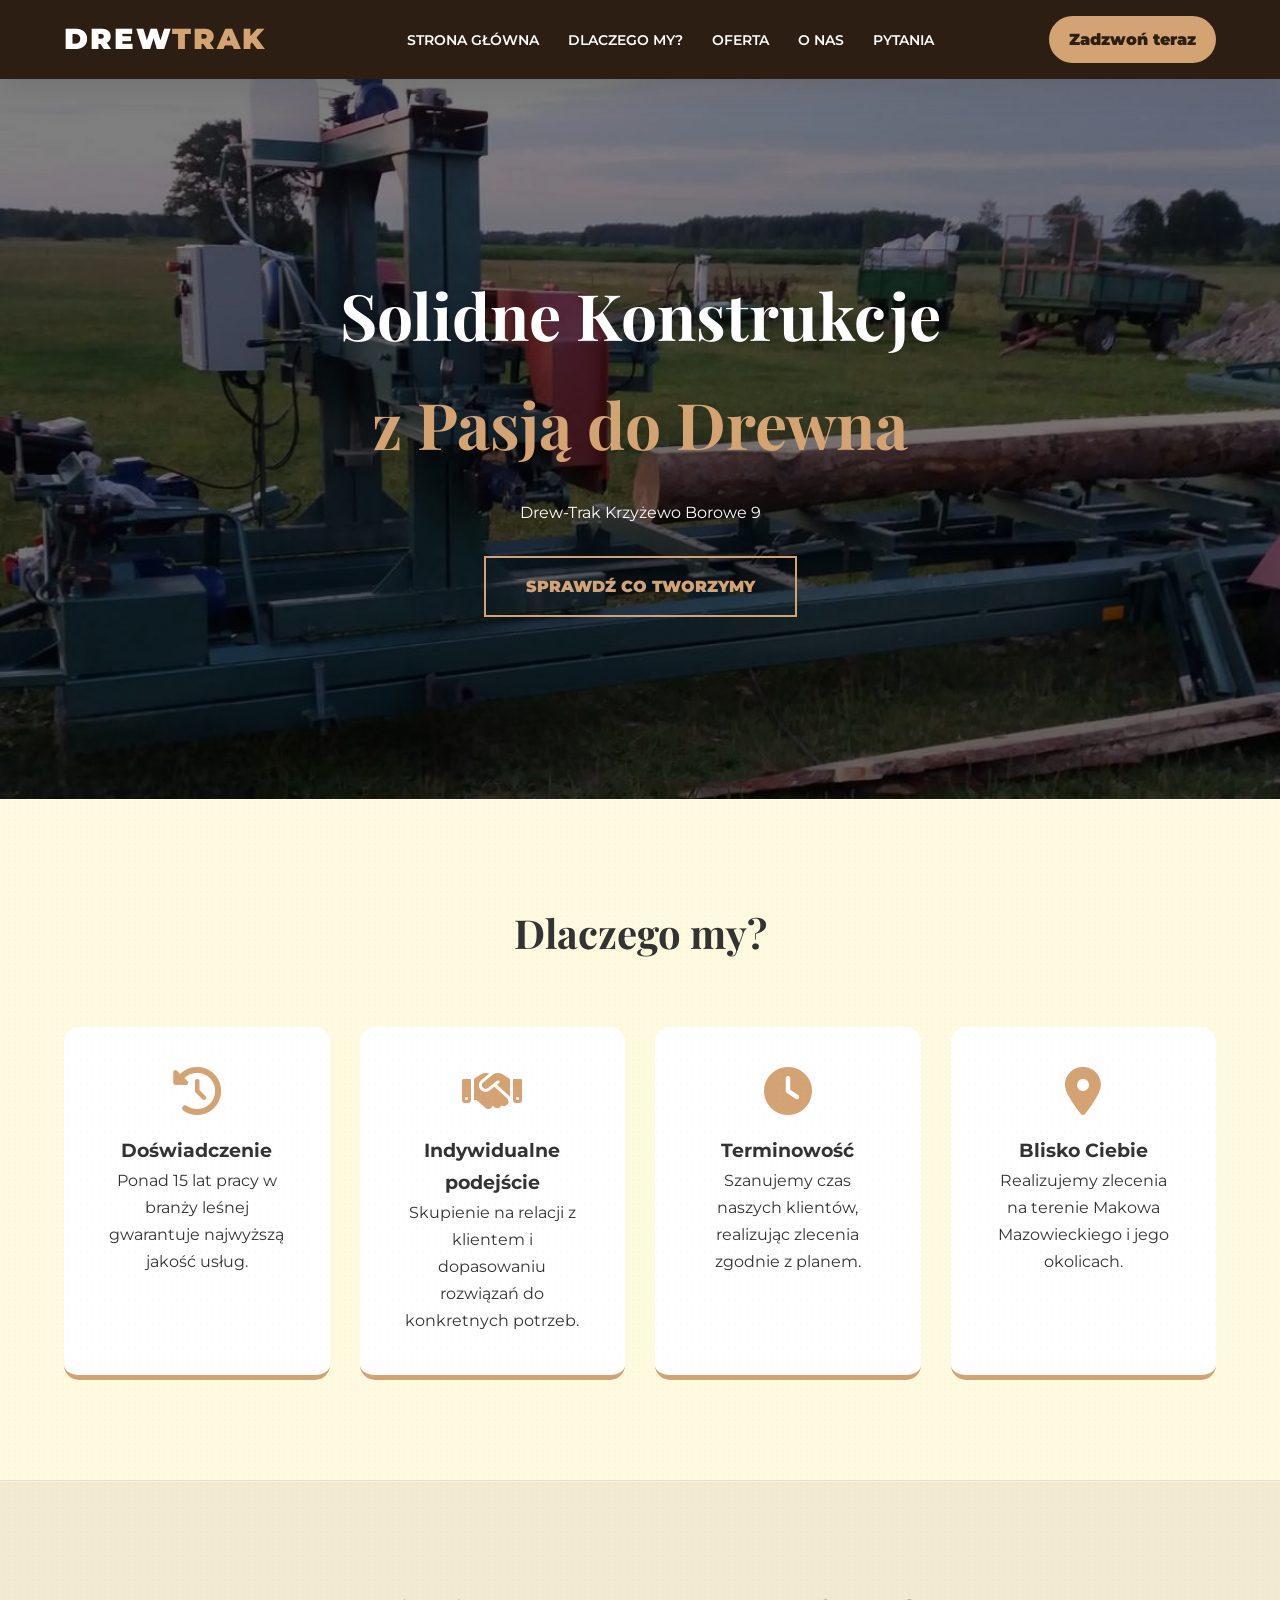
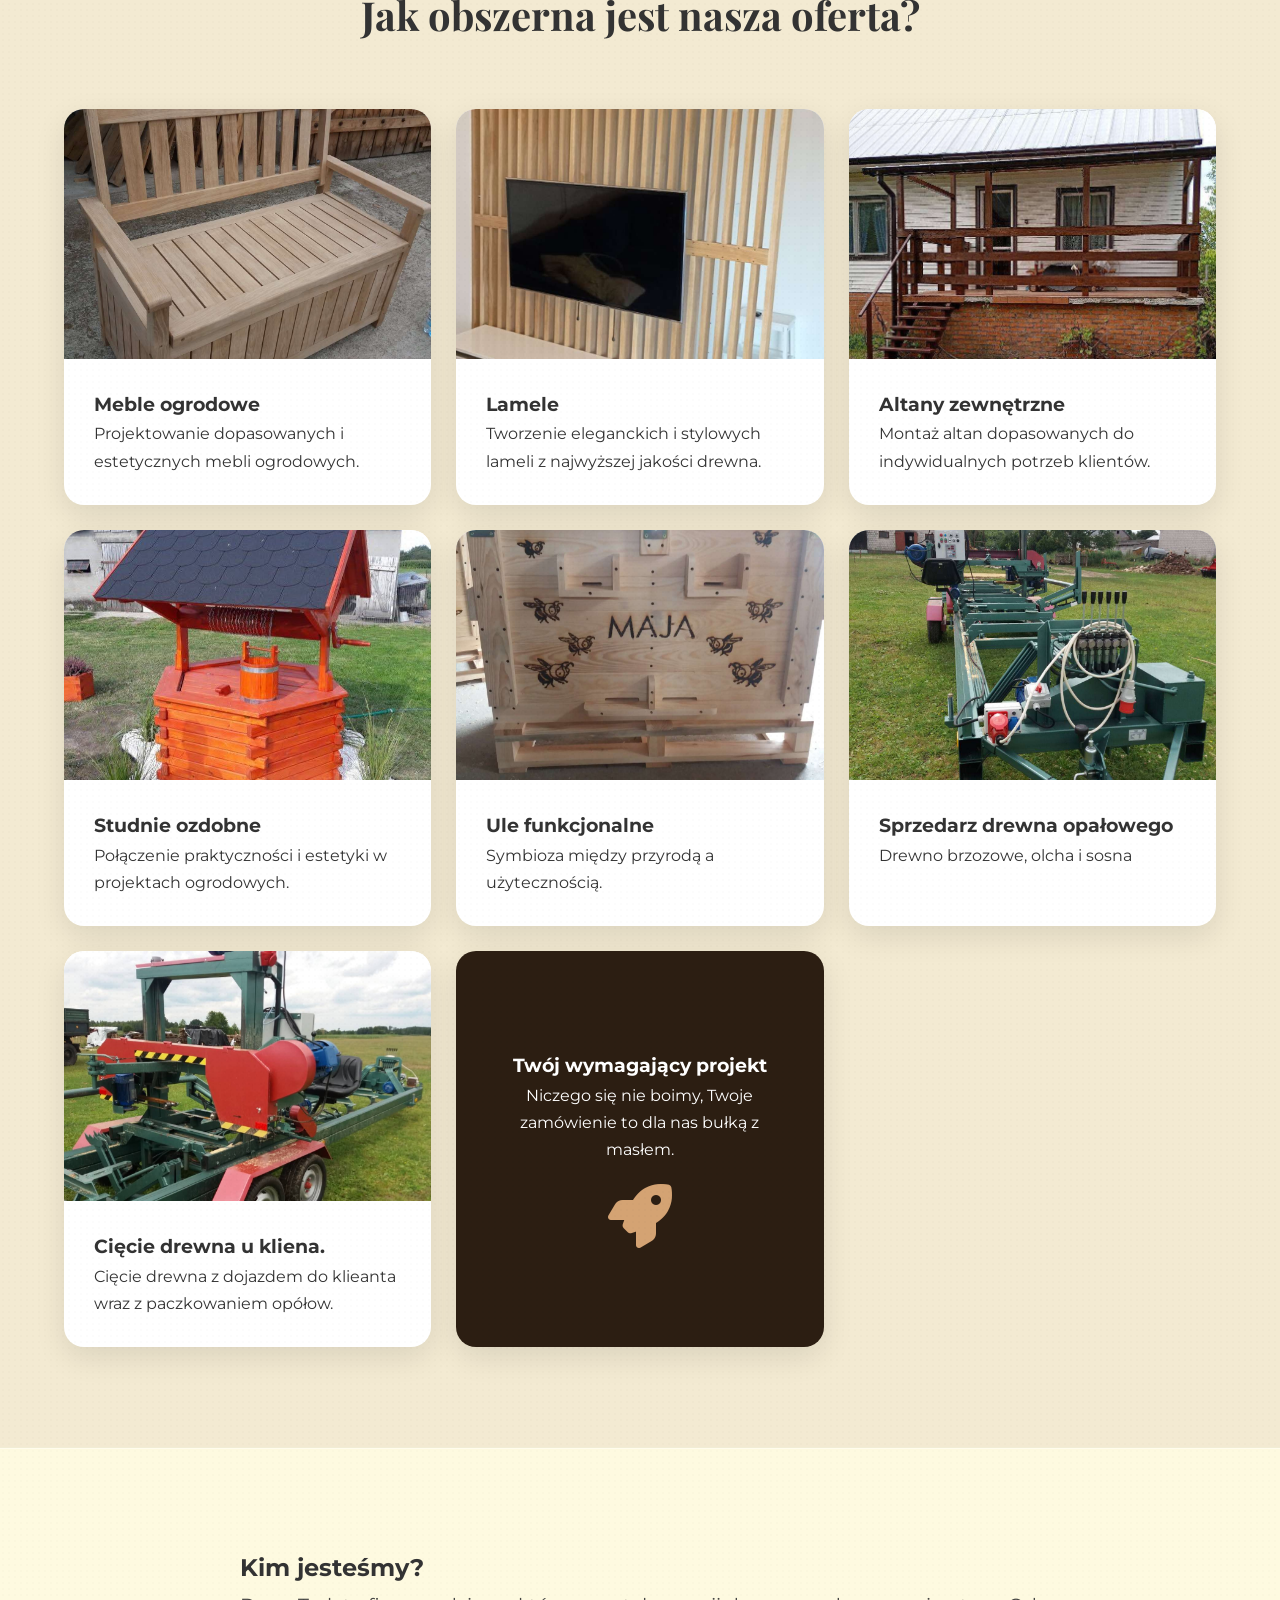
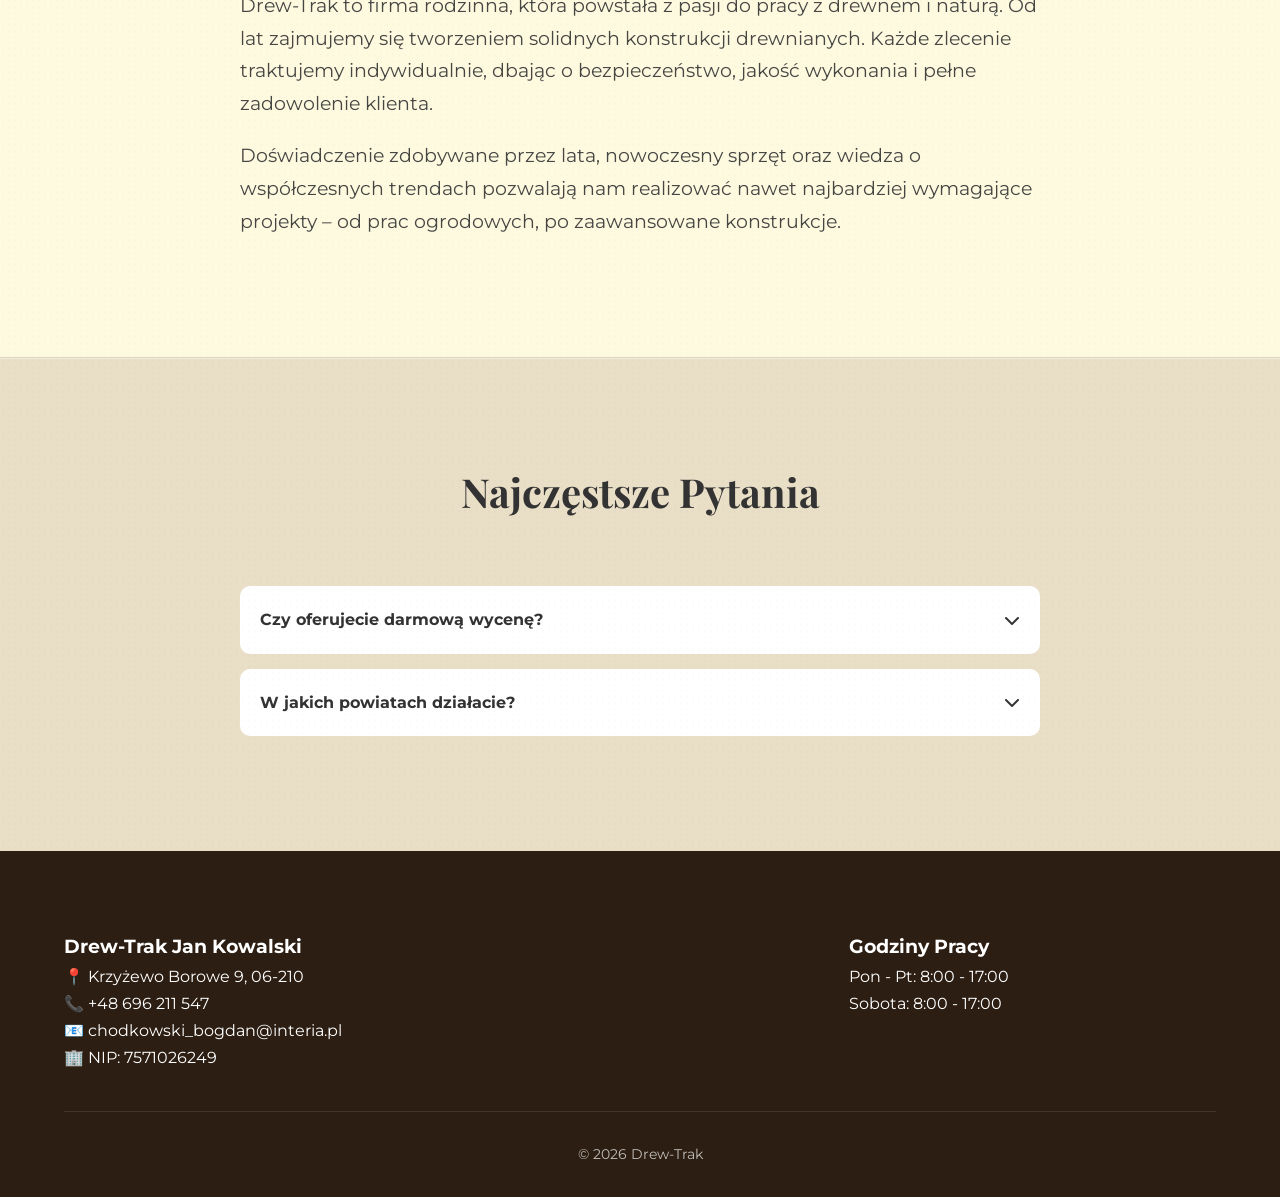
<file: index.html>
<!DOCTYPE html>
<html lang="pl">

<head>
    <meta charset="UTF-8">
    <meta name="viewport" content="width=device-width, initial-scale=1.0">
    <meta name="description"
        content="Drew-Trak - Tworzymy solidne konstrukcje drewniane. Sprawdź nasze projekty i znajdź cos dla siebie">
    <meta name="robots" content="index, follow">
    <meta name="keywords" content="altany, meble ogrodowe, drewno, konstrukcje drewniane Maków Mazowiecki">
    <?xml version="1.0" encoding="UTF-8"?>
    <meta name="google-site-verification" content="MBi1dmj6wq1H-srVnvZZ4l8XvpAWBVxZWv1Um2lqHA0" />
    <title>Drew-Trak | produkcja konstrukcji drewnianych</title>

    <script type="application/ld+json">
    {
      "@context": "https://schema.org",
      "@type": "LocalBusiness",
      "name": "Drew-Trak",
      "address": {
        "@type": "PostalAddress",
        "streetAddress": "Krzyżewo Borowe 9",
        "addressLocality": "Krzyżewo Borowe",
        "postalCode": "06-210",
        "addressCountry": "PL"
      },
      "telephone": "+48696211547",
      "openingHours": [
        "Mo-Fr 08:00-17:00",
        "Sa 08:00-17:00"
      ],
      "description": "Profesjonalna produkcja konstrukcji drewnianych: altany, meble ogrodowe, lamele."
    }
    </script>
    <link rel="icon" type="image/png" href="img/DrewTrak.png">
    <link
        href="https://fonts.googleapis.com/css2?family=Montserrat:wght@400;700;900&family=Playfair+Display:wght@700&display=swap"
        rel="stylesheet">
    <link rel="stylesheet" href="https://cdnjs.cloudflare.com/ajax/libs/font-awesome/6.4.0/css/all.min.css">
    <link rel="stylesheet" href="style.css">
</head>

<body>

    <nav class="navbar">
        <div class="nav-container">
            <div class="logo"><a href="#home">Drew<span>Trak</span></a></div>
            <div class="links">
                <a href="#home">Strona Główna</a>
                <a href="#dlaczego-my">Dlaczego my?</a>
                <a href="#oferta">Oferta</a>
                <a href="#o-mnie">O Nas</a>
                <a href="#pytania">Pytania</a>
            </div>
            <a href="tel:+48696211547" class="cta" id="callBtn">Zadzwoń teraz</a>
        </div>
    </nav>

    <header id="home" class="hero-premium  bg-image">
        <div class="hero-inner">
            <h1>Solidne Konstrukcje <br><span class="gold">z Pasją do Drewna</span></h1>
            <p>Drew-Trak Krzyżewo Borowe 9</p>
            <a href="#oferta" class="btn-main">Sprawdź co tworzymy</a>
        </div>
    </header>

<section id="dlaczego-my" class="section section-light">
        <div class="container">
            <h2 class="section-title">Dlaczego my?</h2>
            <div class="grid-4">
                <div class="card-feature">
                    <i class="fas fa-history"></i>
                    <h3>Doświadczenie</h3>
                    <p>Ponad 15 lat pracy w branży leśnej gwarantuje najwyższą jakość usług.</p>
                </div>
                <div class="card-feature">
                    <i class="fas fa-handshake"></i>
                    <h3>Indywidualne podejście</h3>
                    <p>Skupienie na relacji z klientem i dopasowaniu rozwiązań do konkretnych potrzeb.</p>
                </div>
                <div class="card-feature">
                    <i class="fas fa-clock"></i>
                    <h3>Terminowość</h3>
                    <p>Szanujemy czas naszych klientów, realizując zlecenia zgodnie z planem.</p>
                </div>
                <div class="card-feature">
                    <i class="fas fa-map-marker-alt"></i>
                    <h3>Blisko Ciebie</h3>
                    <p>Realizujemy zlecenia na terenie Makowa Mazowieckiego i jego okolicach.</p>
                </div>
            </div>
        </div>
    </section>
<section id="oferta" class="section section-alt">
        <div class="container">
            <h2 class="section-title">Jak obszerna jest nasza oferta?</h2>
            <div class="grid-3">
                <div class="card-offer">
                    <div class="offer-img">
                        <img src="img/Glawka.jpg"
                            alt="Ręcznie robione meble ogrodowe z drewna - Drew-Trak Maków Mazowiecki">
                    </div>
                    <div class="offer-body">
                        <h3>Meble ogrodowe</h3>
                        <p>Projektowanie dopasowanych i estetycznych mebli ogrodowych.</p>
                    </div>
                </div>

                <div class="card-offer">
                    <div class="offer-img">
                        <img src="img/GLamele.jpg"
                            alt="Eleganckie lamele ścienne i dekoracyjne z wysokiej jakości drewna">
                    </div>
                    <div class="offer-body">
                        <h3>Lamele</h3>
                        <p>Tworzenie eleganckich i stylowych lameli z najwyższej jakości drewna.</p>
                    </div>
                </div>

                <div class="card-offer">
                    <div class="offer-img">
                        <img src="img/GAltana.jpg"
                            alt="Budowa altan ogrodowych na zamówienie - konstrukcje drewniane Drew-Trak">
                    </div>
                    <div class="offer-body">
                        <h3>Altany zewnętrzne</h3>
                        <p>Montaż altan dopasowanych do indywidualnych potrzeb klientów.</p>
                    </div>
                </div>

                <div class="card-offer">
                    <div class="offer-img">
                        <img src="img/GStudnia.jpg" alt="Ozdobne studnie drewniane do ogrodu - architektura ogrodowa">
                    </div>
                    <div class="offer-body">
                        <h3>Studnie ozdobne</h3>
                        <p>Połączenie praktyczności i estetyki w projektach ogrodowych.</p>
                    </div>
                </div>

                <div class="card-offer">
                    <div class="offer-img">
                        <img src="img/GUl.jpg" alt="Funkcjonalne ule drewniane dla pszczelarzy - producent Drew-Trak">
                    </div>
                    <div class="offer-body">
                        <h3>Ule funkcjonalne</h3>
                        <p>Symbioza między przyrodą a użytecznością.</p>
                    </div>
                </div>
               <div class="card-offer">
                    <div class="offer-img">
                        <img src="img/GMaszyna3.jpg" alt="Funkcjonalne ule drewniane dla pszczelarzy - producent Drew-Trak">
                    </div>
                    <div class="offer-body">
                        <h3>Sprzedarz drewna opałowego</h3>
                        <p>Drewno brzozowe, olcha i sosna</p>
                    </div>
                </div>  
                <div class="card-offer">
                    <div class="offer-img">
                        <img src="img/GMaszyna.jpg" alt="Funkcjonalne ule drewniane dla pszczelarzy - producent Drew-Trak">
                    </div>
                    <div class="offer-body">
                        <h3>Cięcie drewna u kliena.</h3>
                        <p>Cięcie drewna z dojazdem do klieanta wraz z paczkowaniem opółow.</p>
                    </div>
                </div>
                                <div class="card-offer highlight-card">
                    <div class="offer-body">
                        <h3>Twój wymagający projekt</h3>
                        <p>Niczego się nie boimy, Twoje zamówienie to dla nas bułką z masłem.</p>
                        <i class="fas fa-rocket"></i>
                    </div>
                </div>
            </div>
        </div>
    </section>
<section id="o-mnie" class="section section-light">
        <div class="about-container">
            <h2>Kim jesteśmy?</h2>
            <div class="about-content">
                <p>Drew-Trak to firma rodzinna, która powstała z pasji do pracy z drewnem i naturą. Od lat zajmujemy się
                    tworzeniem solidnych konstrukcji drewnianych. Każde zlecenie traktujemy indywidualnie, dbając o
                    bezpieczeństwo, jakość wykonania i pełne zadowolenie klienta.</p>
                <p>Doświadczenie zdobywane przez lata, nowoczesny sprzęt oraz wiedza o współczesnych trendach pozwalają
                    nam realizować nawet najbardziej wymagające projekty – od prac ogrodowych, po zaawansowane
                    konstrukcje.</p>
            </div>
        </div>
    </section>
<section id="pytania" class="section section-deep">
        <div class="container">
            <h2 class="section-title">Najczęstsze Pytania</h2>
            <div class="faq-list">
                <div class="faq-item" onclick="this.classList.toggle('active')">
                    <div class="faq-q">Czy oferujecie darmową wycenę? <i class="fas fa-chevron-down"></i></div>
                    <div class="faq-a">
                        <p>Tak, przygotowanie kosztorysu jest całkowicie bezpłatne.</p>
                    </div>
                </div>
                <div class="faq-item" onclick="this.classList.toggle('active')">
                    <div class="faq-q">W jakich powiatach działacie? <i class="fas fa-chevron-down"></i></div>
                    <div class="faq-a">
                        <p>Działamy w powiecie Maków Mazowiecki i okolicach</p>
                    </div>
                </div>
            </div>
        </div>
    </section>

    <footer id="kontakt" class="footer">
        <div class="footer-top">
            <div class="container footer-grid">
                <div class="footer-info">
                    <h3>Drew-Trak Jan Kowalski</h3>
                    <p>📍 Krzyżewo Borowe 9, 06-210</p>
                    <p>📞 <a href="tel:+48696211547">+48 696 211 547</a></p>
                    <p>📧 chodkowski_bogdan@interia.pl</p>
                    <p>🏢 NIP: 7571026249</p>
                </div>
                <div class="footer-hours">
                    <h3>Godziny Pracy</h3>
                    <p>Pon - Pt: 8:00 - 17:00</p>
                    <p>Sobota: 8:00 - 17:00</p>
                </div>
            </div>
        </div>
        <div class="footer-bottom">
            <p>&copy; 2026 Drew-Trak </p>
        </div>
    </footer>

    <script>
        const btn = document.getElementById("callBtn");
        btn.addEventListener("click", function () {
            btn.innerHTML = '<i class="fas fa-phone"></i> +48 696 211 547';
            btn.style.background = "#27ae60";
        });
    </script>
</body>

</html>
</file>
<file: style.css>
/* --- FUNDAMENTY --- */
:root {
    --primary: #2c1e12;
    /* Głęboki brąz */
    --accent: #d4a373;
    /* Złoty/Drewno */
    --bg-light: #fefae0;
    /* Kremowy */
    --white: #ffffff;
    --text: #333;
    --shadow: 0 10px 30px rgba(0, 0, 0, 0.1);
    --transition: all 0.3s ease;
    --section-light: #fefae0;
    --section-dark: #f3ead2;
    --section-darker: #e9dec6;

    --section-shadow: inset 0 1px 0 rgba(255, 255, 255, 0.4);
}

* {
    margin: 0;
    padding: 0;
    box-sizing: border-box;
}

body {
    font-family: 'Montserrat', sans-serif;
    background: var(--bg-light);
    color: var(--text);
    line-height: 1.7;
}

a {
    text-decoration: none;
    color: inherit;
}

/* --- NAWIGACJA --- */
.navbar {
    background: var(--primary);
    color: var(--white);
    padding: 15px 0;
    position: sticky;
    top: 0;
    z-index: 1000;
    box-shadow: var(--shadow);
}

.nav-container {
    width: 90%;
    max-width: 1200px;
    margin: 0 auto;
    display: flex;
    justify-content: space-between;
    align-items: center;
}

.logo a {
    font-size: 1.8rem;
    font-weight: 900;
    text-transform: uppercase;
    letter-spacing: 2px;
}

.logo span {
    color: var(--accent);
}

.links a {
    margin-left: 25px;
    font-weight: 600;
    font-size: 0.9rem;
    text-transform: uppercase;
    transition: var(--transition);
}

.links a:hover {
    color: var(--accent);
}

.cta {
    background: var(--accent);
    color: var(--primary);
    padding: 10px 20px;
    border-radius: 50px;
    font-weight: 900;
    transition: var(--transition);
}

.cta:hover {
    transform: scale(1.05);
    filter: brightness(1.1);
}

/* --- HERO --- */
.hero-premium {
    height: 80vh;
    position: relative;
    display: flex;
    align-items: center;
    justify-content: center;
    text-align: center;
    color: var(--white);
}

.bg-image {
    background-image: url('img/GMaszyna2.jpg');
    background-size: cover;
    background-position: center;
    background-repeat: no-repeat;

    position: relative;
    overflow: hidden;
}

.bg-image::before {
    content: "";
    position: absolute;
    top: 0;
    left: 0;
    width: 100%;
    height: 100%;
    overflow: hidden;

    background: rgba(0, 0, 0, 0.5);
}

.bg-image>* {
    position: relative;
    z-index: 1;
}

.hero-inner h1 {
    font-family: 'Playfair Display', serif;
    font-size: 4rem;
    margin-bottom: 20px;
}

.gold {
    color: var(--accent);
}

.btn-main {
    display: inline-block;
    margin-top: 30px;
    padding: 15px 40px;
    border: 2px solid var(--accent);
    color: var(--accent);
    font-weight: 900;
    text-transform: uppercase;
    transition: var(--transition);
}

.btn-main:hover {
    background: var(--accent);
    color: var(--primary);
}

/* --- SEKCJE I GRID --- */
.section {
    padding: 100px 0;
}

.container {
    width: 90%;
    max-width: 1300px;
    margin: 0 auto;
}

.section-title {
    text-align: center;
    font-size: 2.5rem;
    margin-bottom: 60px;
    font-family: 'Playfair Display', serif;
}

.grid-4 {
    display: grid;
    grid-template-columns: repeat(auto-fit, minmax(250px, 1fr));
    gap: 30px;
}

.grid-3 {
    display: grid;
    grid-template-columns: repeat(auto-fit, minmax(300px, 1fr));
    gap: 25px;
}

/* KARTY CECH */
.card-feature {
    background: var(--white);
    padding: 40px;
    border-radius: 15px;
    text-align: center;
    transition: var(--transition);
    border-bottom: 5px solid var(--accent);
}

.card-feature i {
    font-size: 3rem;
    color: var(--accent);
    margin-bottom: 20px;
}

.card-feature:hover {
    transform: translateY(-10px);
    box-shadow: var(--shadow);
}

/* KARTY OFERTY */
.card-offer {
    background: var(--white);
    border-radius: 20px;
    overflow: hidden;
    box-shadow: var(--shadow);
}

.offer-img {
    height: 250px;
    background-size: cover;
    background-position: center;
    transition: var(--transition);
}

.card-offer:hover .offer-img {
    transform: scale(1.1);
}

.offer-body {
    padding: 30px;
}

.highlight-card {
    background: var(--primary);
    color: var(--white);
    display: flex;
    align-items: center;
    text-align: center;
}

.highlight-card i {
    font-size: 4rem;
    color: var(--accent);
    margin-top: 20px;
    display: block;
}

/* Zapewnia, że kontener zdjęcia ma odpowiednią wysokość */
.offer-img {
    height: 250px;
    /* Dostosuj wysokość do swoich potrzeb */
    overflow: hidden;
}

/* Sprawia, że obrazek zachowuje się jak background-size: cover */
.offer-img img {
    width: 100%;
    height: 100%;
    object-fit: cover;
    transition: var(--transition);
    /* Zachowuje efekt zoom przy hover, jeśli go miałeś */
    display: block;
}

/* Efekt najechania (jeśli chcesz go zachować) */
.card-offer:hover .offer-img img {
    transform: scale(1.1);
}

/* O NAS */
.section-about {
    background: var(--primary);
    color: var(--white);
    padding: 80px 20px;
    text-align: center;
}

.about-container {
    max-width: 800px;
    margin: 0 auto;
}

.about-content p {
    font-size: 1.2rem;
    margin-bottom: 20px;
    opacity: 0.9;
}

/* FAQ */
.faq-list {
    max-width: 800px;
    margin: 0 auto;
}

.faq-item {
    background: var(--white);
    margin-bottom: 15px;
    padding: 20px;
    border-radius: 10px;
    cursor: pointer;
}

.faq-q {
    font-weight: 700;
    display: flex;
    justify-content: space-between;
    align-items: center;
}

.faq-a {
    max-height: 0;
    overflow: hidden;
    transition: 0.3s ease;
    opacity: 0;
}

.faq-item.active .faq-a {
    max-height: 200px;
    opacity: 1;
    padding-top: 15px;
}

/* STOPKA */
.footer {
    background: var(--primary);
    color: var(--white);
    padding-top: 80px;
}

.footer-grid {
    display: grid;
    grid-template-columns: 2fr 1fr;
    gap: 50px;
    border-bottom: 1px solid rgba(255, 255, 255, 0.1);
    padding-bottom: 40px;
}

.footer-bottom {
    text-align: center;
    padding: 30px 0;
    font-size: 0.9rem;
    opacity: 0.7;
}

/* RESPONSYWNOŚĆ */
@media (max-width: 768px) {
    .links {
        display: none;
    }

    .hero-inner h1 {
        font-size: 2.5rem;
    }

    .footer-grid {
        grid-template-columns: 1fr;
        text-align: center;
    }
}
.section {
    padding: 100px 0;
    position: relative;
}

/* bazowy jasny */
.section-light {
    background: var(--section-light);
}

/* lekko przyciemniony */
.section-alt {
    background: var(--section-dark);
}

/* jeszcze ciemniejszy */
.section-deep {
    background: var(--section-darker);
}

/* delikatna separacja (premium feeling) */
.section-light,
.section-alt,
.section-deep {
    box-shadow: var(--section-shadow);
}
.section-light + .section-alt,
.section-alt + .section-light,
.section-light + .section-deep {
    border-top: 1px solid rgba(0,0,0,0.05);
}
.section-light::before,
.section-alt::before,
.section-deep::before {
    content: "";
    position: absolute;
    inset: 0;
    background: radial-gradient(rgba(0,0,0,0.03) 1px, transparent 1px);
    background-size: 6px 6px;
    opacity: 0.4;
    pointer-events: none;
}
</file>
